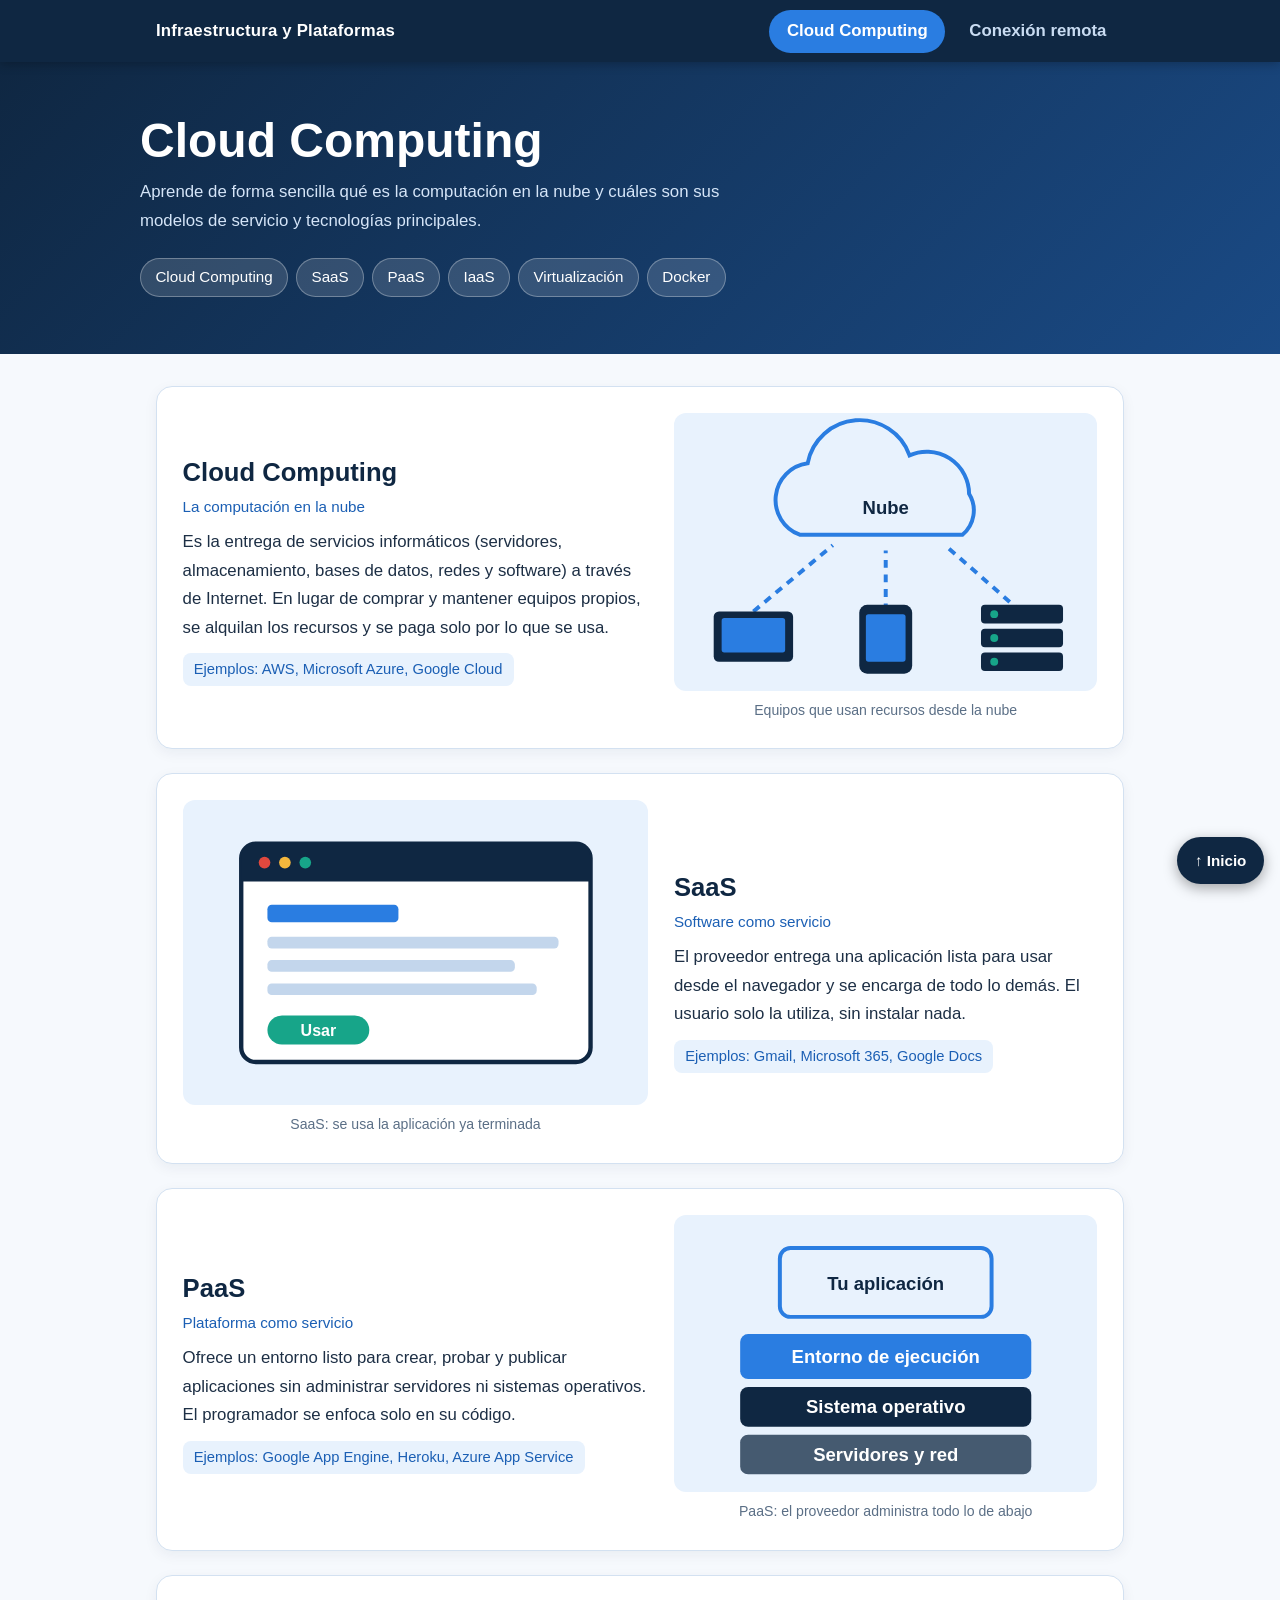
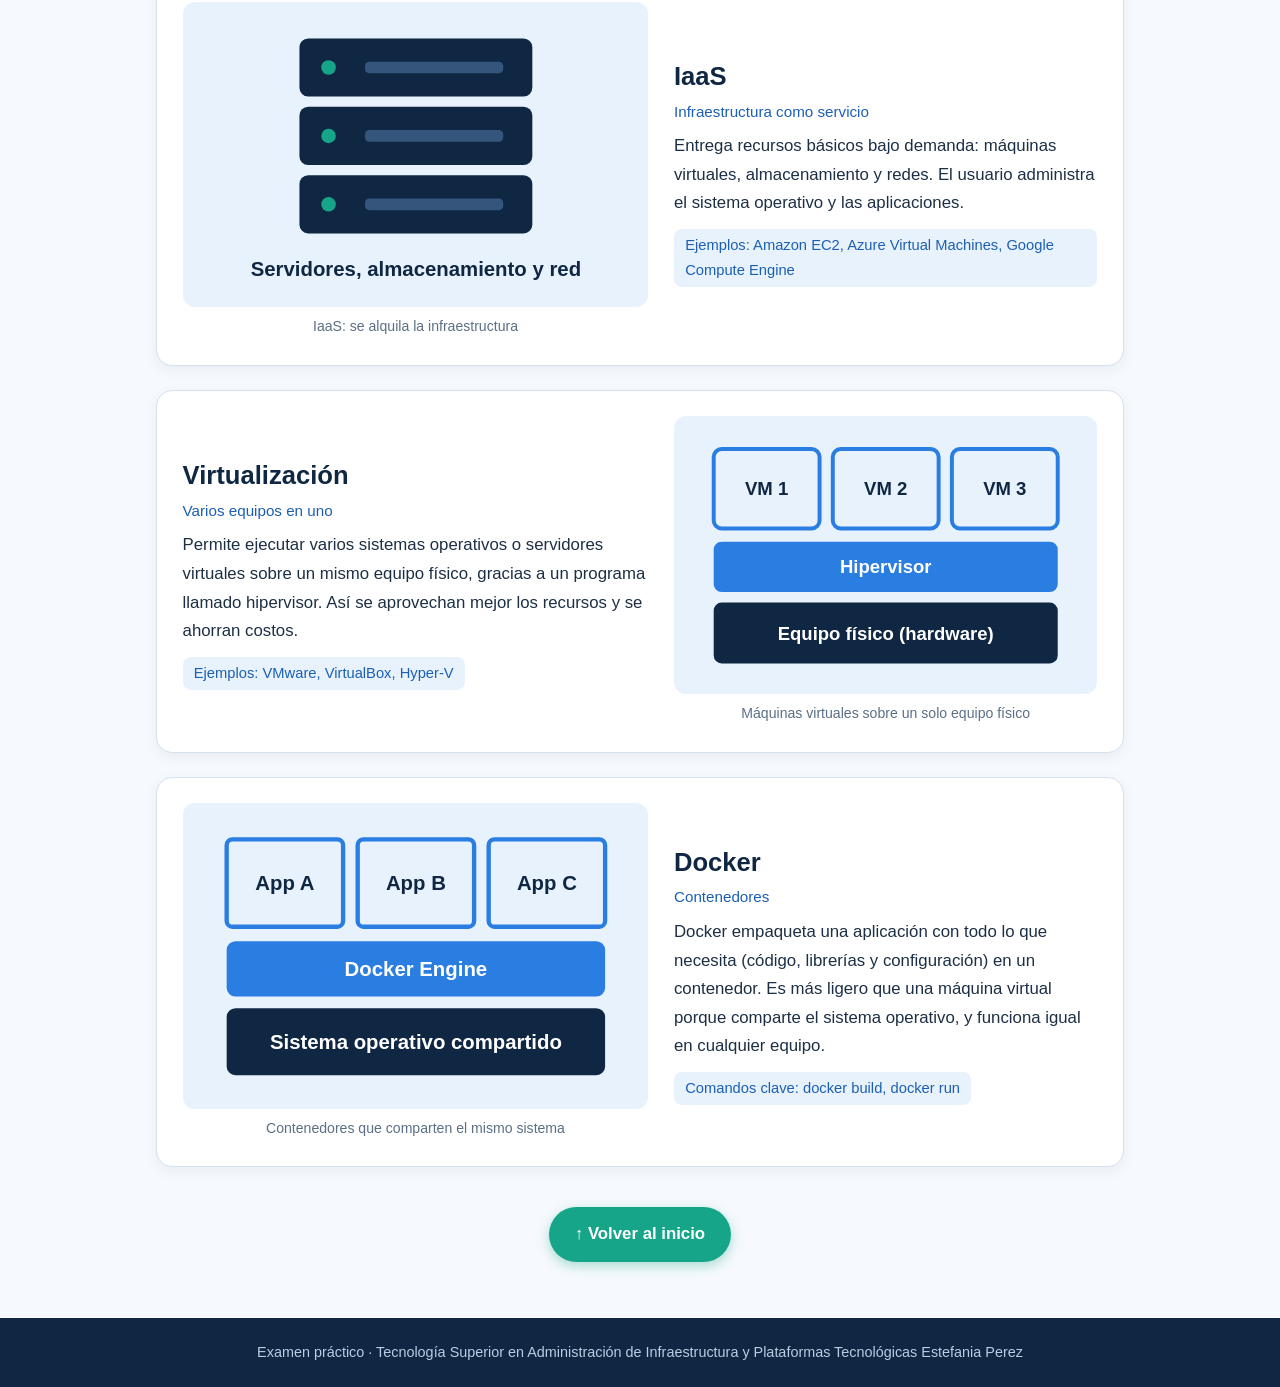
<file: index.html>
<!DOCTYPE html>
<html lang="es">
<head>
  <meta charset="UTF-8">
  <meta name="viewport" content="width=device-width, initial-scale=1">
  <title>Cloud Computing</title>
  <link rel="stylesheet" href="style.css">
</head>
<body id="inicio">
  <nav class="menu" aria-label="Menú principal">
    <div class="menu-in">
      <span class="marca">Infraestructura y Plataformas</span>
      <ul>
        <li><a class="enlace activo" href="index.html" aria-current="page">Cloud Computing</a></li>
        <li><a class="enlace" href="conexion-remota.html">Conexión remota</a></li>
      </ul>
    </div>
  </nav>

  <header class="hero">
    <div class="hero-in">
      <h1>Cloud Computing</h1>
      <p>Aprende de forma sencilla qué es la computación en la nube y cuáles son sus modelos de servicio y tecnologías principales.</p>
      <ul class="chips">
        <li><a href="#nube">Cloud Computing</a></li>
        <li><a href="#saas">SaaS</a></li>
        <li><a href="#paas">PaaS</a></li>
        <li><a href="#iaas">IaaS</a></li>
        <li><a href="#virtualizacion">Virtualización</a></li>
        <li><a href="#docker">Docker</a></li>
      </ul>
    </div>
  </header>

  <main>
    <section class="tema" id="nube">
      <div class="texto">
        <h2>Cloud Computing <small>La computación en la nube</small></h2>
        <p>Es la entrega de servicios informáticos (servidores, almacenamiento, bases de datos, redes y software) a través de Internet. En lugar de comprar y mantener equipos propios, se alquilan los recursos y se paga solo por lo que se usa.</p>
        <span class="ejemplo">Ejemplos: AWS, Microsoft Azure, Google Cloud</span>
      </div>
      <figure>
        <svg viewBox="0 0 320 210" role="img" aria-label="Laptop, celular y servidor conectados a la nube">
          <path class="l-azul c-blanco" d="M95 92a28 28 0 0 1 6-54 40 40 0 0 1 77-6 32 32 0 0 1 45 29 24 24 0 0 1-5 31z"/>
          <text class="t" x="160" y="76">Nube</text>
          <path class="l-punto" d="M60 150L120 100M160 150V104M262 150L205 100"/>
          <rect class="c-noche" x="30" y="150" width="60" height="38" rx="4"/><rect class="c-azul" x="36" y="155" width="48" height="26" rx="2"/>
          <rect class="c-noche" x="140" y="145" width="40" height="52" rx="6"/><rect class="c-azul" x="145" y="152" width="30" height="36" rx="2"/>
          <rect class="c-noche" x="232" y="145" width="62" height="14" rx="3"/><rect class="c-noche" x="232" y="163" width="62" height="14" rx="3"/><rect class="c-noche" x="232" y="181" width="62" height="14" rx="3"/>
          <circle class="c-menta" cx="242" cy="152" r="3"/><circle class="c-menta" cx="242" cy="170" r="3"/><circle class="c-menta" cx="242" cy="188" r="3"/>
        </svg>
        <figcaption>Equipos que usan recursos desde la nube</figcaption>
      </figure>
    </section>

    <section class="tema" id="saas">
      <div class="texto">
        <h2>SaaS <small>Software como servicio</small></h2>
        <p>El proveedor entrega una aplicación lista para usar desde el navegador y se encarga de todo lo demás. El usuario solo la utiliza, sin instalar nada.</p>
        <span class="ejemplo">Ejemplos: Gmail, Microsoft 365, Google Docs</span>
      </div>
      <figure>
        <svg viewBox="0 0 320 210" role="img" aria-label="Ventana de navegador con una aplicación lista para usar">
          <rect class="l-noche" x="40" y="30" width="240" height="150" rx="10"/>
          <path class="c-noche" d="M40 40a10 10 0 0 1 10-10h220a10 10 0 0 1 10 10v16H40z"/>
          <circle class="c-rojo" cx="56" cy="43" r="4"/><circle cx="70" cy="43" r="4" fill="#f5b83d"/><circle class="c-menta" cx="84" cy="43" r="4"/>
          <rect class="c-azul" x="58" y="72" width="90" height="12" rx="3"/>
          <rect x="58" y="94" width="200" height="8" rx="3" fill="#c3d6ec"/><rect x="58" y="110" width="170" height="8" rx="3" fill="#c3d6ec"/><rect x="58" y="126" width="185" height="8" rx="3" fill="#c3d6ec"/>
          <rect class="c-menta" x="58" y="148" width="70" height="20" rx="10"/>
          <text class="t-b" x="93" y="162" style="font-size:11px">Usar</text>
        </svg>
        <figcaption>SaaS: se usa la aplicación ya terminada</figcaption>
      </figure>
    </section>

    <section class="tema" id="paas">
      <div class="texto">
        <h2>PaaS <small>Plataforma como servicio</small></h2>
        <p>Ofrece un entorno listo para crear, probar y publicar aplicaciones sin administrar servidores ni sistemas operativos. El programador se enfoca solo en su código.</p>
        <span class="ejemplo">Ejemplos: Google App Engine, Heroku, Azure App Service</span>
      </div>
      <figure>
        <svg viewBox="0 0 320 210" role="img" aria-label="Aplicación sobre una plataforma administrada">
          <rect class="l-azul c-blanco" x="80" y="25" width="160" height="52" rx="8"/>
          <text class="t" x="160" y="57">Tu aplicación</text>
          <rect class="c-azul" x="50" y="90" width="220" height="34" rx="6"/><text class="t-b" x="160" y="112">Entorno de ejecución</text>
          <rect class="c-noche" x="50" y="130" width="220" height="30" rx="6"/><text class="t-b" x="160" y="150">Sistema operativo</text>
          <rect class="c-noche" x="50" y="166" width="220" height="30" rx="6" style="opacity:.75"/><text class="t-b" x="160" y="186">Servidores y red</text>
        </svg>
        <figcaption>PaaS: el proveedor administra todo lo de abajo</figcaption>
      </figure>
    </section>

    <section class="tema" id="iaas">
      <div class="texto">
        <h2>IaaS <small>Infraestructura como servicio</small></h2>
        <p>Entrega recursos básicos bajo demanda: máquinas virtuales, almacenamiento y redes. El usuario administra el sistema operativo y las aplicaciones.</p>
        <span class="ejemplo">Ejemplos: Amazon EC2, Azure Virtual Machines, Google Compute Engine</span>
      </div>
      <figure>
        <svg viewBox="0 0 320 210" role="img" aria-label="Servidores de una infraestructura en la nube">
          <g>
            <rect class="c-noche" x="80" y="25" width="160" height="40" rx="6"/><rect class="c-noche" x="80" y="72" width="160" height="40" rx="6"/><rect class="c-noche" x="80" y="119" width="160" height="40" rx="6"/>
            <circle class="c-menta" cx="100" cy="45" r="5"/><circle class="c-menta" cx="100" cy="92" r="5"/><circle class="c-menta" cx="100" cy="139" r="5"/>
            <rect x="125" y="41" width="95" height="8" rx="3" fill="#35557d"/><rect x="125" y="88" width="95" height="8" rx="3" fill="#35557d"/><rect x="125" y="135" width="95" height="8" rx="3" fill="#35557d"/>
          </g>
          <text class="t" x="160" y="188">Servidores, almacenamiento y red</text>
        </svg>
        <figcaption>IaaS: se alquila la infraestructura</figcaption>
      </figure>
    </section>

    <section class="tema" id="virtualizacion">
      <div class="texto">
        <h2>Virtualización <small>Varios equipos en uno</small></h2>
        <p>Permite ejecutar varios sistemas operativos o servidores virtuales sobre un mismo equipo físico, gracias a un programa llamado hipervisor. Así se aprovechan mejor los recursos y se ahorran costos.</p>
        <span class="ejemplo">Ejemplos: VMware, VirtualBox, Hyper-V</span>
      </div>
      <figure>
        <svg viewBox="0 0 320 210" role="img" aria-label="Tres máquinas virtuales sobre un hipervisor y un equipo físico">
          <rect class="l-azul c-blanco" x="30" y="25" width="80" height="60" rx="6"/><text class="t" x="70" y="60">VM 1</text>
          <rect class="l-azul c-blanco" x="120" y="25" width="80" height="60" rx="6"/><text class="t" x="160" y="60">VM 2</text>
          <rect class="l-azul c-blanco" x="210" y="25" width="80" height="60" rx="6"/><text class="t" x="250" y="60">VM 3</text>
          <rect class="c-azul" x="30" y="95" width="260" height="38" rx="6"/><text class="t-b" x="160" y="119">Hipervisor</text>
          <rect class="c-noche" x="30" y="141" width="260" height="46" rx="6"/><text class="t-b" x="160" y="169">Equipo físico (hardware)</text>
        </svg>
        <figcaption>Máquinas virtuales sobre un solo equipo físico</figcaption>
      </figure>
    </section>

    <section class="tema" id="docker">
      <div class="texto">
        <h2>Docker <small>Contenedores</small></h2>
        <p>Docker empaqueta una aplicación con todo lo que necesita (código, librerías y configuración) en un contenedor. Es más ligero que una máquina virtual porque comparte el sistema operativo, y funciona igual en cualquier equipo.</p>
        <span class="ejemplo">Comandos clave: docker build, docker run</span>
      </div>
      <figure>
        <svg viewBox="0 0 320 210" role="img" aria-label="Tres contenedores sobre Docker Engine">
          <rect class="l-azul c-blanco" x="30" y="25" width="80" height="60" rx="4"/><text class="t" x="70" y="60">App A</text>
          <rect class="l-azul c-blanco" x="120" y="25" width="80" height="60" rx="4"/><text class="t" x="160" y="60">App B</text>
          <rect class="l-azul c-blanco" x="210" y="25" width="80" height="60" rx="4"/><text class="t" x="250" y="60">App C</text>
          <rect class="c-azul" x="30" y="95" width="260" height="38" rx="6"/><text class="t-b" x="160" y="119">Docker Engine</text>
          <rect class="c-noche" x="30" y="141" width="260" height="46" rx="6"/><text class="t-b" x="160" y="169">Sistema operativo compartido</text>
        </svg>
        <figcaption>Contenedores que comparten el mismo sistema</figcaption>
      </figure>
    </section>

    <div class="fila-boton"><a class="boton" href="#inicio">↑ Volver al inicio</a></div>
  </main>

  <a class="flotante" href="#inicio" aria-label="Volver al inicio de la página">↑ Inicio</a>
  <footer>Examen práctico · Tecnología Superior en Administración de Infraestructura y Plataformas Tecnológicas Estefania Perez</footer>
</body>
</html>
</file>
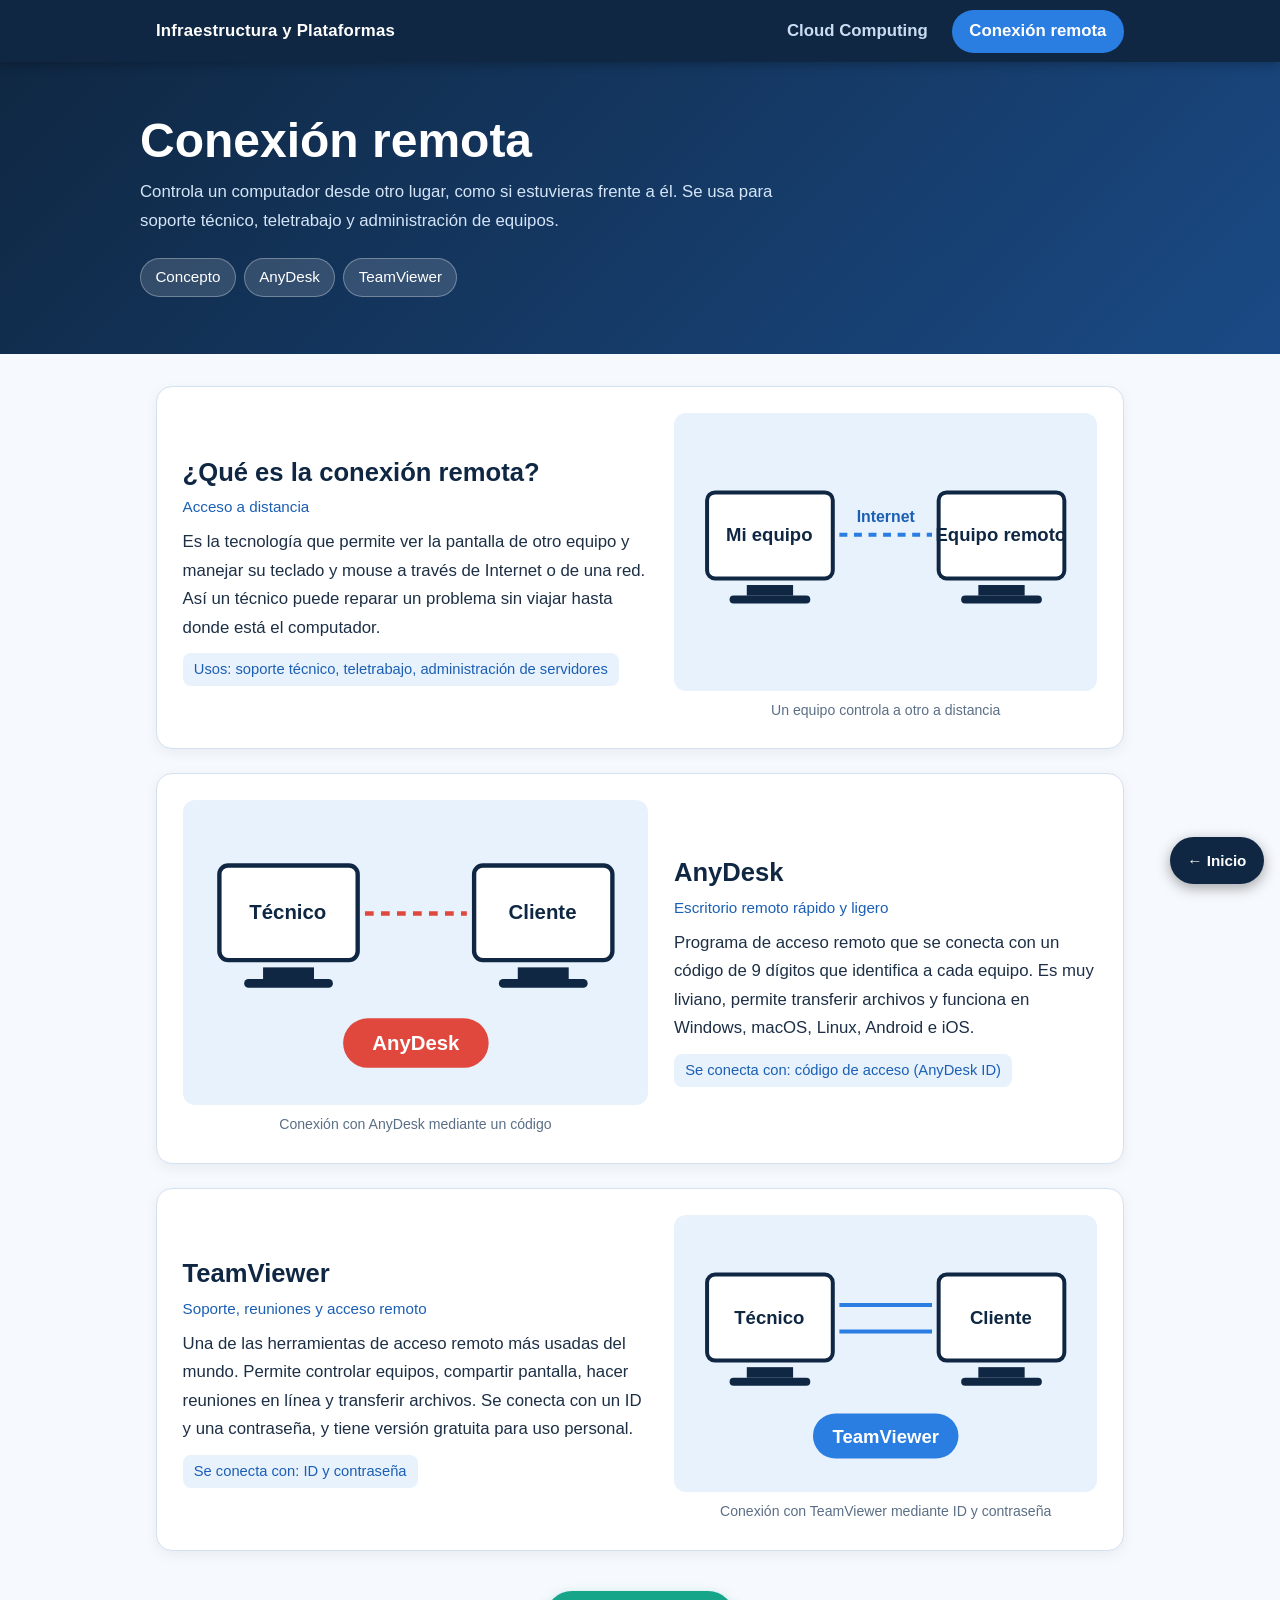
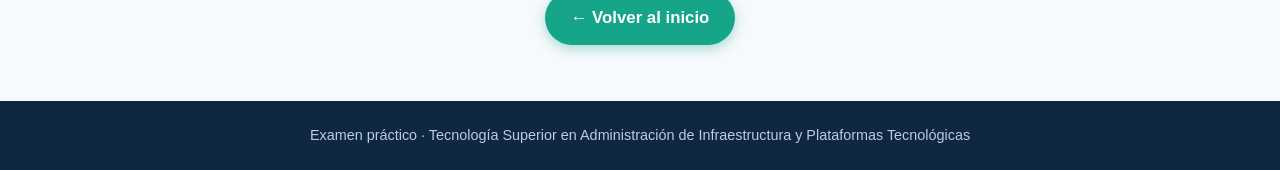
<file: conexion-remota.html>
<!DOCTYPE html>
<html lang="es">
<head>
  <meta charset="UTF-8">
  <meta name="viewport" content="width=device-width, initial-scale=1">
  <title>Conexión remota</title>
  <link rel="stylesheet" href="style.css">
</head>
<body id="inicio">
  <nav class="menu" aria-label="Menú principal">
    <div class="menu-in">
      <span class="marca">Infraestructura y Plataformas</span>
      <ul>
        <li><a class="enlace" href="index.html">Cloud Computing</a></li>
        <li><a class="enlace activo" href="conexion-remota.html" aria-current="page">Conexión remota</a></li>
      </ul>
    </div>
  </nav>

  <header class="hero">
    <div class="hero-in">
      <h1>Conexión remota</h1>
      <p>Controla un computador desde otro lugar, como si estuvieras frente a él. Se usa para soporte técnico, teletrabajo y administración de equipos.</p>
      <ul class="chips">
        <li><a href="#concepto">Concepto</a></li>
        <li><a href="#anydesk">AnyDesk</a></li>
        <li><a href="#teamviewer">TeamViewer</a></li>
      </ul>
    </div>
  </header>

  <main>
    <section class="tema" id="concepto">
      <div class="texto">
        <h2>¿Qué es la conexión remota? <small>Acceso a distancia</small></h2>
        <p>Es la tecnología que permite ver la pantalla de otro equipo y manejar su teclado y mouse a través de Internet o de una red. Así un técnico puede reparar un problema sin viajar hasta donde está el computador.</p>
        <span class="ejemplo">Usos: soporte técnico, teletrabajo, administración de servidores</span>
      </div>
      <figure>
        <svg viewBox="0 0 320 210" role="img" aria-label="Un equipo conectado a otro a través de Internet">
          <rect class="l-noche" x="25" y="60" width="95" height="65" rx="6"/><rect class="c-noche" x="55" y="130" width="35" height="8"/><rect class="c-noche" x="42" y="138" width="61" height="6" rx="3"/>
          <rect class="l-noche" x="200" y="60" width="95" height="65" rx="6"/><rect class="c-noche" x="230" y="130" width="35" height="8"/><rect class="c-noche" x="217" y="138" width="61" height="6" rx="3"/>
          <path class="l-punto" d="M125 92H195"/>
          <text class="t" x="72" y="97">Mi equipo</text><text class="t" x="247" y="97">Equipo remoto</text>
          <text class="t" x="160" y="82" style="fill:var(--azul-osc);font-size:12px">Internet</text>
        </svg>
        <figcaption>Un equipo controla a otro a distancia</figcaption>
      </figure>
    </section>

    <section class="tema" id="anydesk">
      <div class="texto">
        <h2>AnyDesk <small>Escritorio remoto rápido y ligero</small></h2>
        <p>Programa de acceso remoto que se conecta con un código de 9 dígitos que identifica a cada equipo. Es muy liviano, permite transferir archivos y funciona en Windows, macOS, Linux, Android e iOS.</p>
        <span class="ejemplo">Se conecta con: código de acceso (AnyDesk ID)</span>
      </div>
      <figure>
        <svg viewBox="0 0 320 210" role="img" aria-label="Conexión remota con AnyDesk mediante un código">
          <rect class="l-noche" x="25" y="45" width="95" height="65" rx="6"/><rect class="c-noche" x="55" y="115" width="35" height="8"/><rect class="c-noche" x="42" y="123" width="61" height="6" rx="3"/>
          <rect class="l-noche" x="200" y="45" width="95" height="65" rx="6"/><rect class="c-noche" x="230" y="115" width="35" height="8"/><rect class="c-noche" x="217" y="123" width="61" height="6" rx="3"/>
          <path class="l-punto" d="M125 78H195" style="stroke:#e0483e"/>
          <rect class="c-rojo" x="110" y="150" width="100" height="34" rx="17"/><text class="t-b" x="160" y="172">AnyDesk</text>
          <text class="t" x="72" y="82">Técnico</text><text class="t" x="247" y="82">Cliente</text>
        </svg>
        <figcaption>Conexión con AnyDesk mediante un código</figcaption>
      </figure>
    </section>

    <section class="tema" id="teamviewer">
      <div class="texto">
        <h2>TeamViewer <small>Soporte, reuniones y acceso remoto</small></h2>
        <p>Una de las herramientas de acceso remoto más usadas del mundo. Permite controlar equipos, compartir pantalla, hacer reuniones en línea y transferir archivos. Se conecta con un ID y una contraseña, y tiene versión gratuita para uso personal.</p>
        <span class="ejemplo">Se conecta con: ID y contraseña</span>
      </div>
      <figure>
        <svg viewBox="0 0 320 210" role="img" aria-label="Conexión remota con TeamViewer mediante ID y contraseña">
          <rect class="l-noche" x="25" y="45" width="95" height="65" rx="6"/><rect class="c-noche" x="55" y="115" width="35" height="8"/><rect class="c-noche" x="42" y="123" width="61" height="6" rx="3"/>
          <rect class="l-noche" x="200" y="45" width="95" height="65" rx="6"/><rect class="c-noche" x="230" y="115" width="35" height="8"/><rect class="c-noche" x="217" y="123" width="61" height="6" rx="3"/>
          <path class="l-azul" d="M125 68H195M195 88H125"/>
          <rect class="c-azul" x="105" y="150" width="110" height="34" rx="17"/><text class="t-b" x="160" y="172">TeamViewer</text>
          <text class="t" x="72" y="82">Técnico</text><text class="t" x="247" y="82">Cliente</text>
        </svg>
        <figcaption>Conexión con TeamViewer mediante ID y contraseña</figcaption>
      </figure>
    </section>

    <div class="fila-boton"><a class="boton" href="index.html">← Volver al inicio</a></div>
  </main>

  <a class="flotante" href="index.html" aria-label="Volver a la página de inicio">← Inicio</a>
  <footer>Examen práctico · Tecnología Superior en Administración de Infraestructura y Plataformas Tecnológicas</footer>
</body>
</html>
</file>
<file: style.css>
:root{--noche:#0f2742;--azul:#2a7de1;--azul-osc:#1b5fb4;--cielo:#e8f2fd;--menta:#17a589;--papel:#f6f9fd;--texto:#1d2f45;--suave:#5b6f86;--linea:#d3e1f1}
*{box-sizing:border-box}
html{scroll-behavior:smooth;scroll-padding-top:80px}
@media (prefers-reduced-motion:reduce){html{scroll-behavior:auto}}
body{margin:0;font-family:"Segoe UI",Roboto,Helvetica,Arial,sans-serif;font-size:1.05rem;line-height:1.7;color:var(--texto);background:var(--papel)}
a{color:var(--azul-osc)}
:focus-visible{outline:3px solid #f5b83d;outline-offset:3px}

/* Barra de menú */
.menu{position:sticky;top:0;z-index:10;background:var(--noche);box-shadow:0 2px 10px rgba(0,0,0,.25)}
.menu-in{max-width:1000px;margin:0 auto;padding:.6rem 1rem;display:flex;align-items:center;justify-content:space-between;flex-wrap:wrap;gap:.5rem}
.marca{color:#fff;font-weight:700;letter-spacing:.2px}
.menu ul{list-style:none;margin:0;padding:0;display:flex;gap:.4rem}
.menu a.enlace{display:block;padding:.45rem 1.1rem;border-radius:999px;color:#c9dcf2;text-decoration:none;font-weight:600}
.menu a.enlace:hover{background:rgba(255,255,255,.12);color:#fff}
.menu a.enlace.activo{background:var(--azul);color:#fff}

/* Portada */
.hero{background:linear-gradient(135deg,var(--noche) 0%,#1a4a85 100%);color:#fff;padding:3.2rem 1rem 3.6rem}
.hero-in{max-width:1000px;margin:0 auto}
.hero h1{margin:0 0 .6rem;font-size:clamp(2rem,5vw,3rem);line-height:1.15}
.hero p{max-width:640px;margin:0 0 1.4rem;color:#d5e5f8}
.chips{display:flex;flex-wrap:wrap;gap:.5rem;padding:0;margin:0;list-style:none}
.chips a{display:inline-block;padding:.35rem .9rem;border-radius:999px;background:rgba(255,255,255,.14);color:#fff;text-decoration:none;font-size:.95rem;border:1px solid rgba(255,255,255,.3)}
.chips a:hover{background:#fff;color:var(--noche)}

/* Contenido */
main{max-width:1000px;margin:0 auto;padding:2rem 1rem 1rem}
.tema{display:grid;grid-template-columns:1.1fr 1fr;gap:1.6rem;align-items:center;background:#fff;border:1px solid var(--linea);border-radius:16px;padding:1.6rem;margin-bottom:1.5rem;box-shadow:0 4px 14px rgba(15,39,66,.06)}
.tema:nth-of-type(even) .texto{order:2}
.tema h2{margin:.1rem 0 .5rem;font-size:1.6rem;color:var(--noche)}
.tema h2 small{display:block;font-size:.95rem;font-weight:500;color:var(--azul-osc)}
.tema p{margin:0 0 .7rem}
.ejemplo{display:inline-block;background:var(--cielo);color:var(--azul-osc);border-radius:8px;padding:.25rem .7rem;font-size:.92rem}
figure{margin:0}
figure svg{display:block;width:100%;height:auto;background:var(--cielo);border-radius:12px}
figcaption{margin-top:.5rem;font-size:.88rem;color:var(--suave);text-align:center}

/* Botones */
.fila-boton{text-align:center;padding:1rem 1rem 2.5rem}
.boton{display:inline-block;background:var(--menta);color:#fff;text-decoration:none;font-weight:700;padding:.8rem 1.6rem;border-radius:999px;box-shadow:0 4px 12px rgba(23,165,137,.35)}
.boton:hover{background:#12846f}
.flotante{position:fixed;right:1rem;bottom:1rem;z-index:20;background:var(--noche);color:#fff;text-decoration:none;font-weight:600;padding:.65rem 1.1rem;border-radius:999px;box-shadow:0 4px 14px rgba(0,0,0,.35);font-size:.95rem}
.flotante:hover{background:var(--azul)}

footer{background:var(--noche);color:#b9cde4;text-align:center;padding:1.4rem 1rem;font-size:.9rem}

/* Dibujos (SVG) */
.c-azul{fill:var(--azul)}.c-noche{fill:var(--noche)}.c-blanco{fill:#fff}.c-menta{fill:var(--menta)}.c-rojo{fill:#e0483e}
.l-azul{stroke:var(--azul);stroke-width:3;fill:none}.l-noche{stroke:var(--noche);stroke-width:3;fill:#fff}
.l-punto{stroke:var(--azul);stroke-width:3;stroke-dasharray:6 5;fill:none}
.t{font-family:"Segoe UI",Arial,sans-serif;font-size:14px;font-weight:600;fill:var(--noche);text-anchor:middle}
.t-b{font-family:"Segoe UI",Arial,sans-serif;font-size:14px;font-weight:600;fill:#fff;text-anchor:middle}

@media (max-width:760px){
  .tema{grid-template-columns:1fr;padding:1.2rem}
  .tema:nth-of-type(even) .texto{order:0}
  .marca{display:none}
  .menu-in{justify-content:center}
}
</file>
